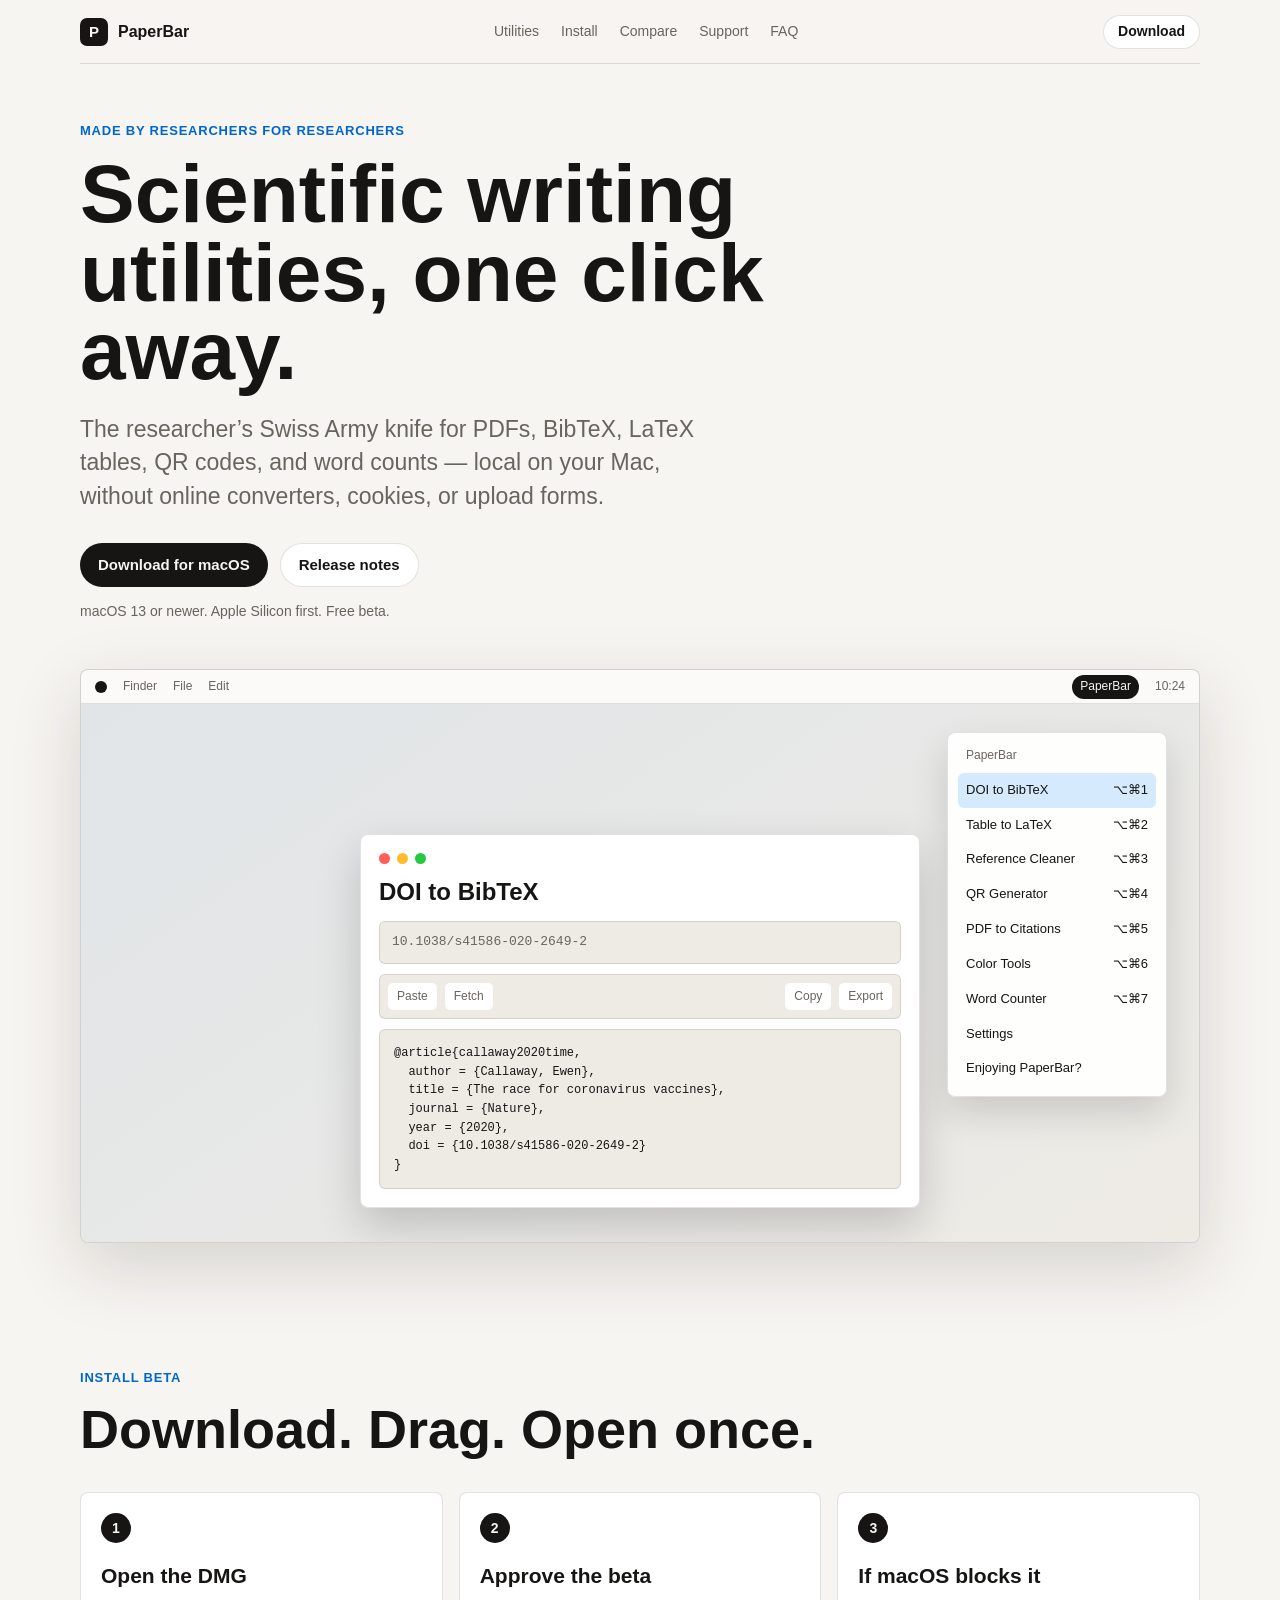
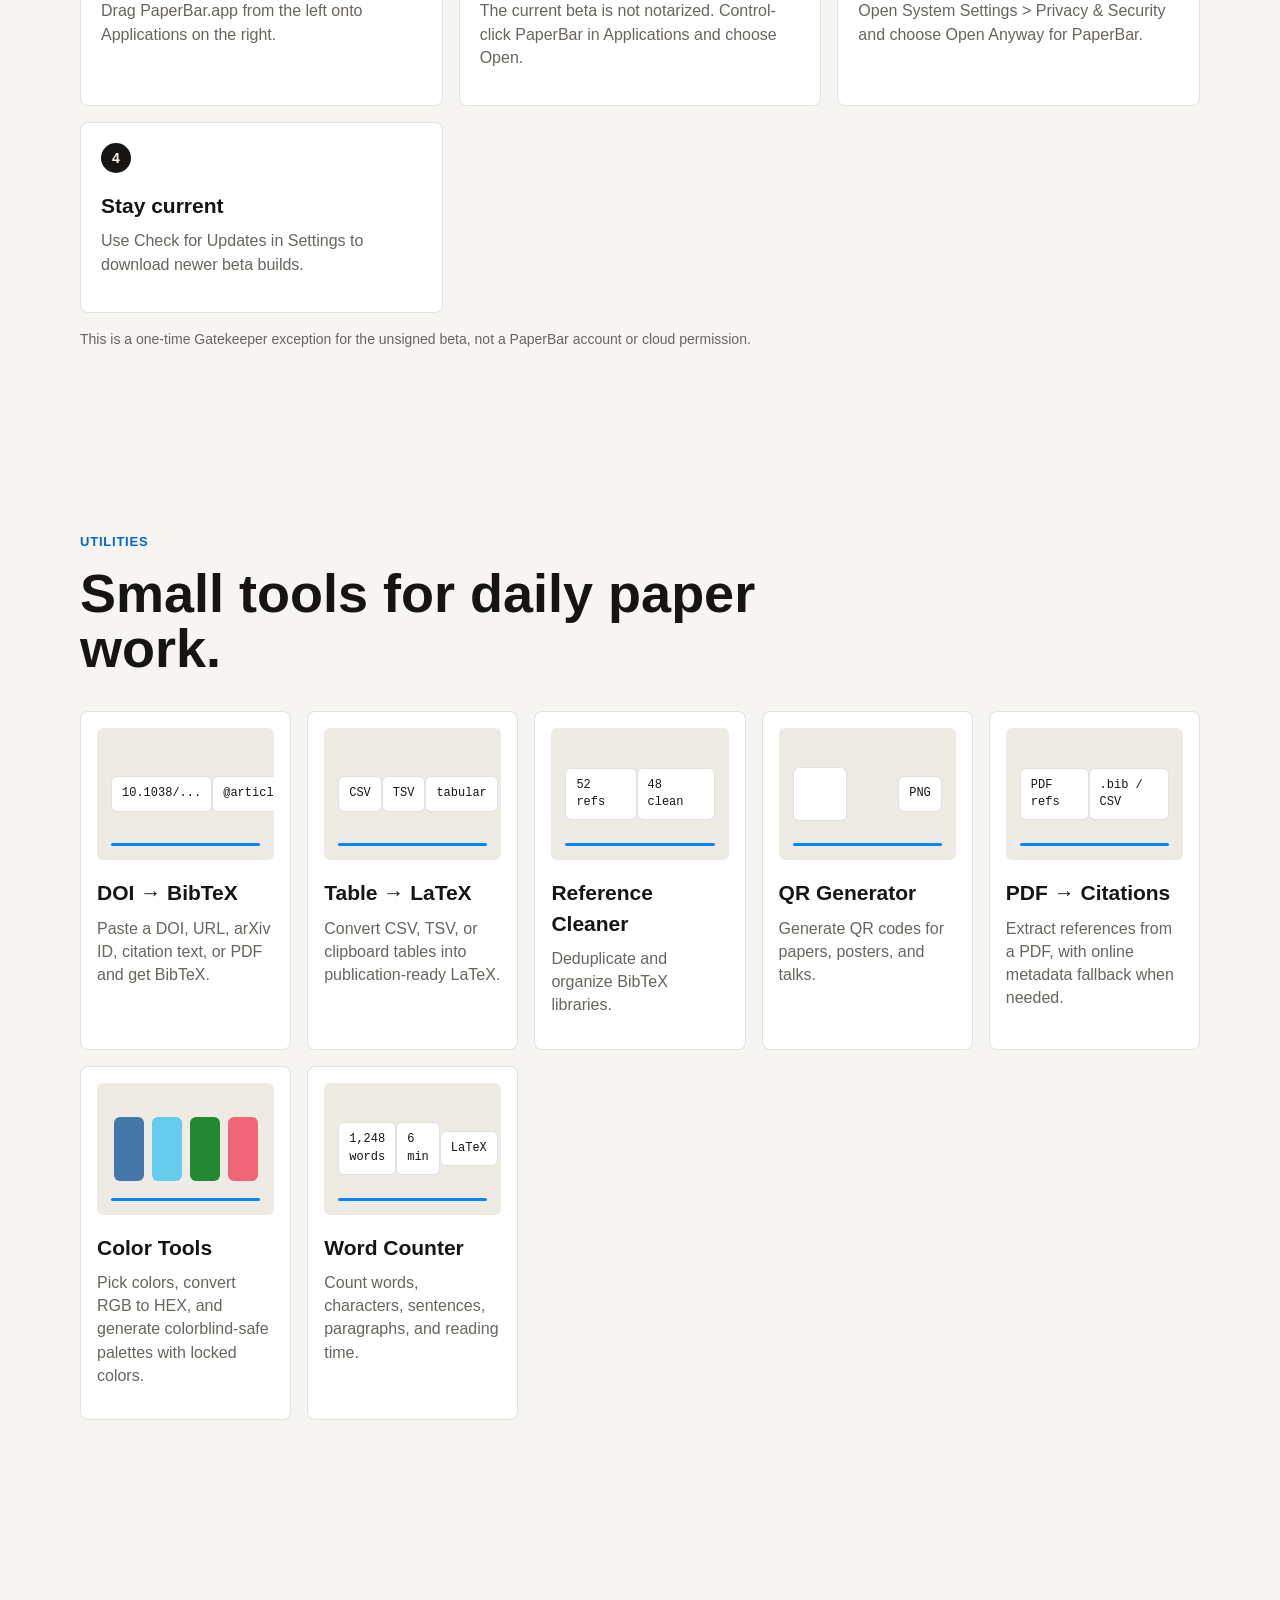
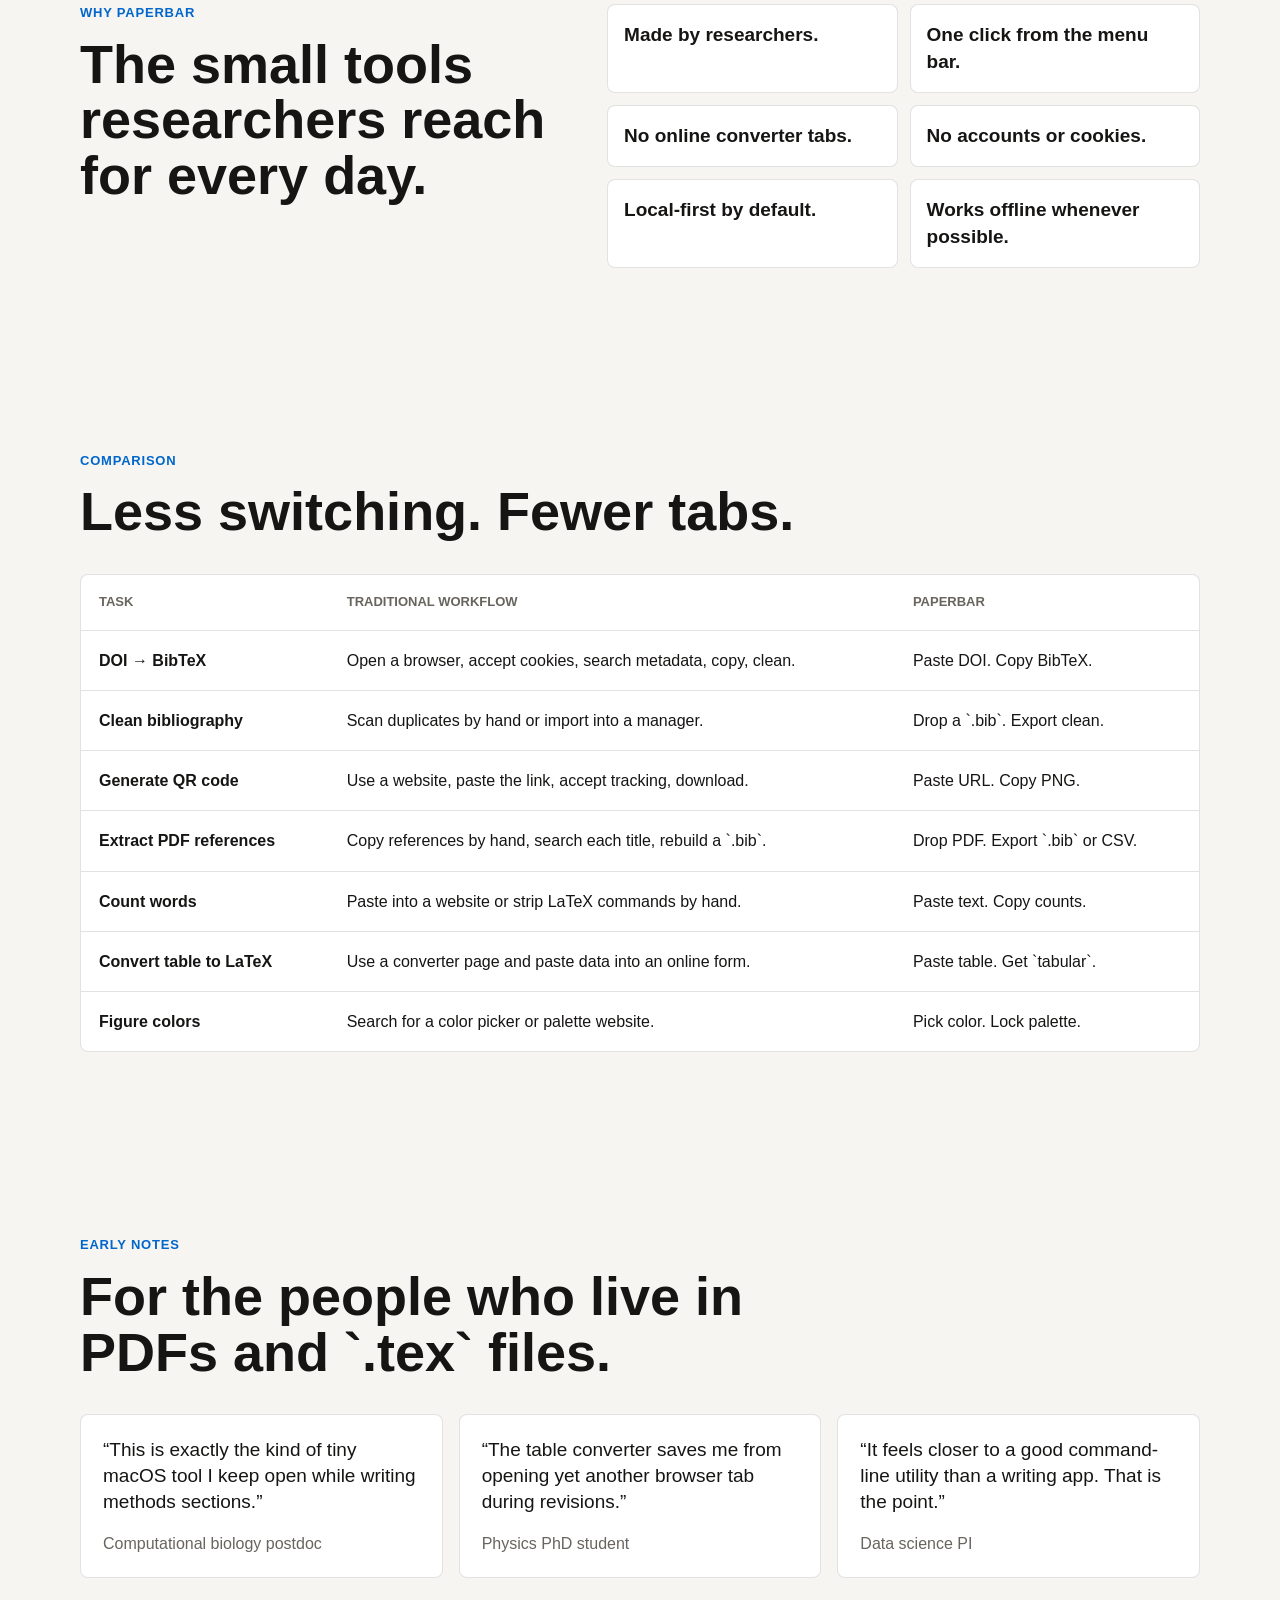
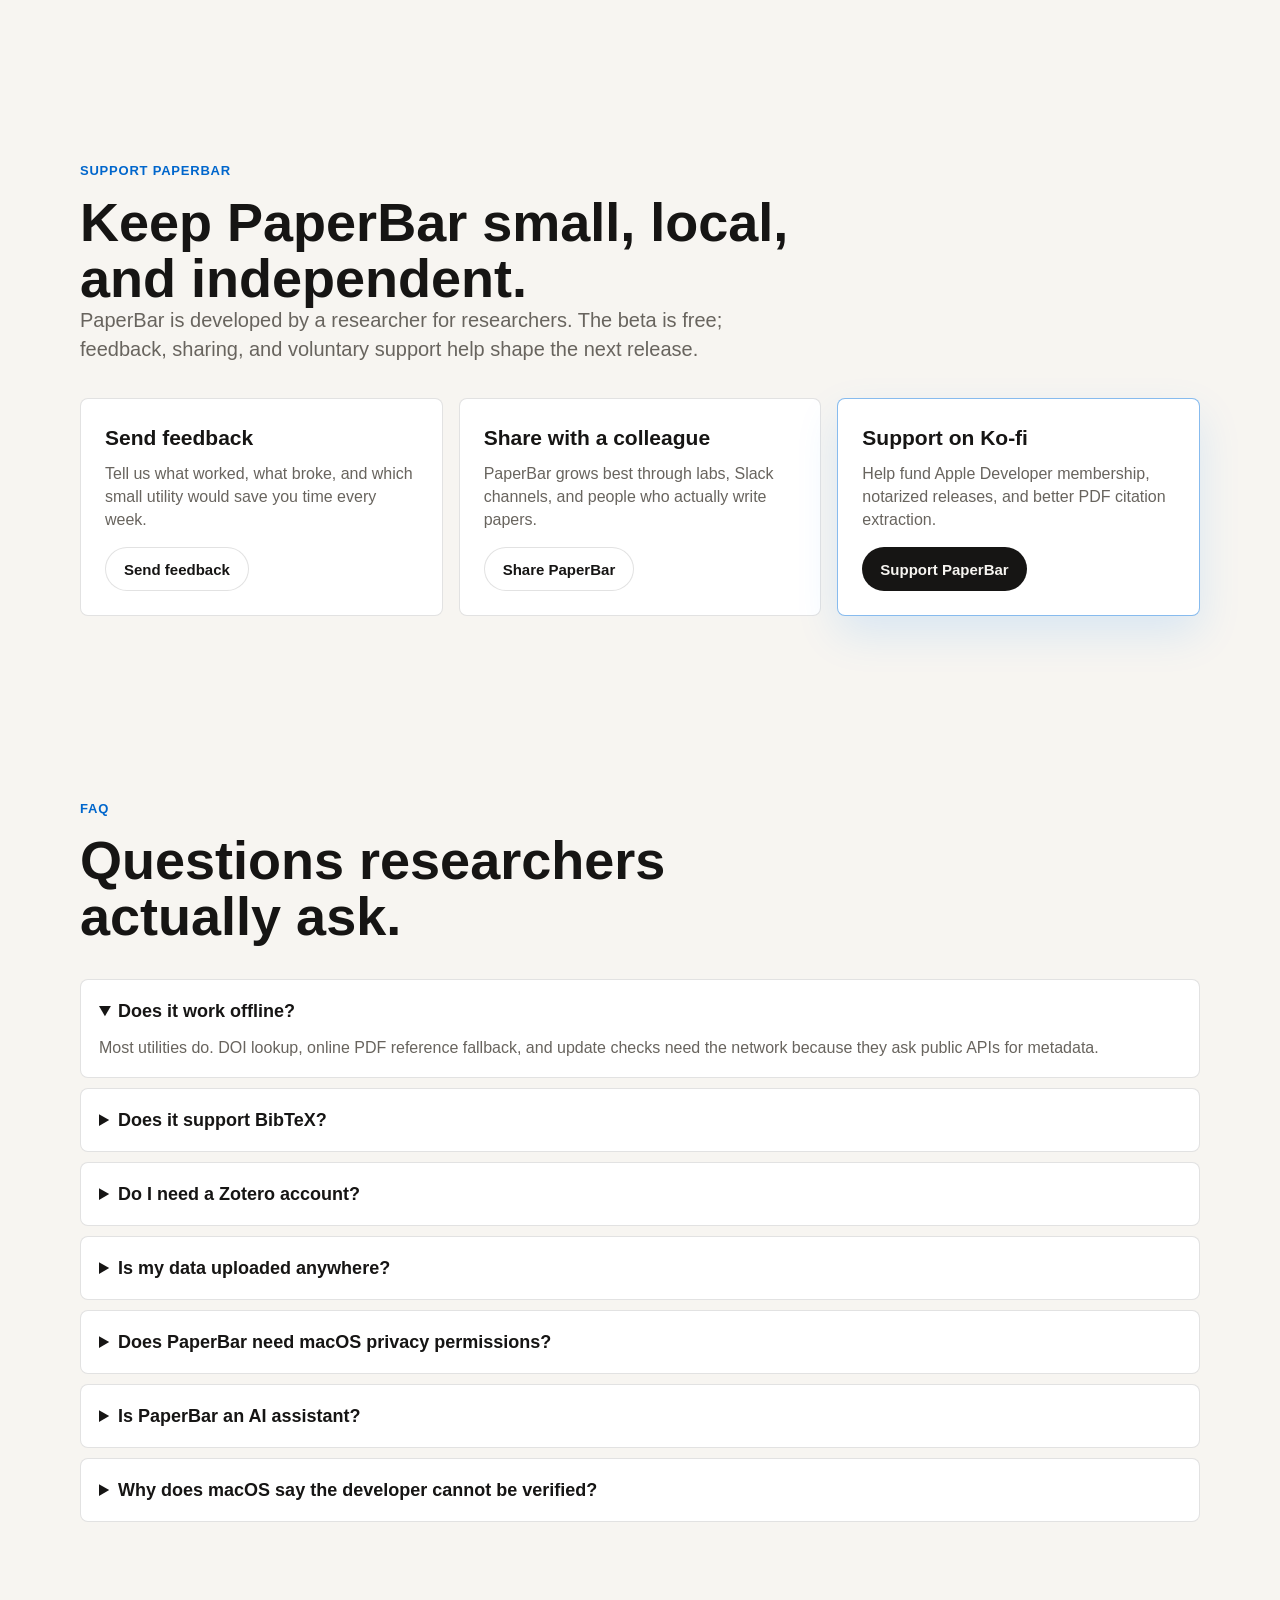
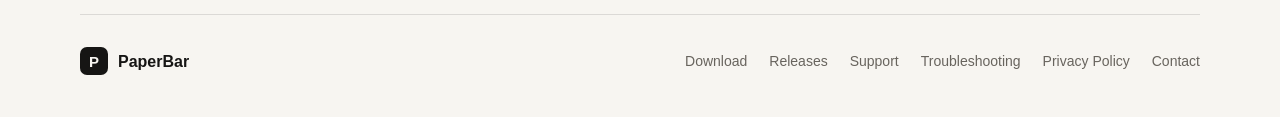
<file: index.html>
<!doctype html>
<html lang="en">
  <head>
    <meta charset="utf-8">
    <meta name="viewport" content="width=device-width, initial-scale=1">
    <meta name="description" content="PaperBar is a native macOS menu bar app with scientific writing utilities for researchers who work with PDFs, BibTeX, LaTeX, tables, and citations.">
    <meta name="theme-color" content="#f7f5f1">
    <title>PaperBar - Scientific writing utilities for macOS</title>
    <link rel="icon" href="favicon.png" type="image/png">
    <link rel="stylesheet" href="styles.css">
  </head>
  <body>
    <header class="site-header">
      <a class="brand" href="#top" aria-label="PaperBar home">
        <span class="brand-mark">P</span>
        <span>PaperBar</span>
      </a>
      <nav class="nav-links" aria-label="Primary navigation">
        <a href="#features">Utilities</a>
        <a href="#install">Install</a>
        <a href="#comparison">Compare</a>
        <a href="#support">Support</a>
        <a href="#faq">FAQ</a>
      </nav>
      <a class="header-cta" href="https://github.com/epigani/paperbar-site/releases/download/v0.1.0-beta.12/PaperBar.dmg">Download</a>
    </header>

    <main id="top">
      <section class="hero section">
        <div class="hero-copy reveal">
          <p class="eyebrow">Made by researchers for researchers</p>
          <h1>Scientific writing utilities, one click away.</h1>
          <p class="hero-subtitle">The researcher’s Swiss Army knife for PDFs, BibTeX, LaTeX tables, QR codes, and word counts — local on your Mac, without online converters, cookies, or upload forms.</p>
          <div class="hero-actions">
            <a class="button primary" href="https://github.com/epigani/paperbar-site/releases/download/v0.1.0-beta.12/PaperBar.dmg">Download for macOS</a>
            <a class="button secondary" href="https://github.com/epigani/paperbar-site/releases">Release notes</a>
          </div>
          <p class="compatibility">macOS 13 or newer. Apple Silicon first. Free beta.</p>
        </div>

        <div class="hero-product reveal" aria-label="PaperBar app preview">
          <div class="menu-bar">
            <span class="apple-dot"></span>
            <span>Finder</span>
            <span>File</span>
            <span>Edit</span>
            <span class="menu-spacer"></span>
            <span class="menu-pill">PaperBar</span>
            <span>10:24</span>
          </div>
          <div class="desktop-shot">
            <div class="menu-popover">
              <div class="popover-title">PaperBar</div>
              <button>DOI to BibTeX <span>⌥⌘1</span></button>
              <button>Table to LaTeX <span>⌥⌘2</span></button>
              <button>Reference Cleaner <span>⌥⌘3</span></button>
              <button>QR Generator <span>⌥⌘4</span></button>
              <button>PDF to Citations <span>⌥⌘5</span></button>
              <button>Color Tools <span>⌥⌘6</span></button>
              <button>Word Counter <span>⌥⌘7</span></button>
              <button>Settings</button>
              <button>Enjoying PaperBar?</button>
            </div>
            <div class="utility-window">
              <div class="window-controls">
                <span></span><span></span><span></span>
              </div>
              <h2>DOI to BibTeX</h2>
              <div class="input-line">10.1038/s41586-020-2649-2</div>
              <div class="toolbar-line">
                <span>Paste</span>
                <span>Fetch</span>
                <span class="toolbar-gap"></span>
                <span>Copy</span>
                <span>Export</span>
              </div>
              <pre>@article{callaway2020time,
  author = {Callaway, Ewen},
  title = {The race for coronavirus vaccines},
  journal = {Nature},
  year = {2020},
  doi = {10.1038/s41586-020-2649-2}
}</pre>
            </div>
          </div>
        </div>
      </section>

      <section id="install" class="section install-section">
        <div class="section-heading reveal">
          <p class="eyebrow">Install Beta</p>
          <h2>Download. Drag. Open once.</h2>
        </div>
        <div class="install-steps reveal">
          <article>
            <span>1</span>
            <h3>Open the DMG</h3>
            <p>Drag PaperBar.app from the left onto Applications on the right.</p>
          </article>
          <article>
            <span>2</span>
            <h3>Approve the beta</h3>
            <p>The current beta is not notarized. Control-click PaperBar in Applications and choose Open.</p>
          </article>
          <article>
            <span>3</span>
            <h3>If macOS blocks it</h3>
            <p>Open System Settings > Privacy &amp; Security and choose Open Anyway for PaperBar.</p>
          </article>
          <article>
            <span>4</span>
            <h3>Stay current</h3>
            <p>Use Check for Updates in Settings to download newer beta builds.</p>
          </article>
        </div>
        <p class="install-note reveal">This is a one-time Gatekeeper exception for the unsigned beta, not a PaperBar account or cloud permission.</p>
      </section>

      <section id="features" class="section">
        <div class="section-heading reveal">
          <p class="eyebrow">Utilities</p>
          <h2>Small tools for daily paper work.</h2>
        </div>
        <div class="feature-grid">
          <article class="feature-card reveal">
            <div class="demo-strip doi-demo" aria-hidden="true">
              <span>10.1038/...</span>
              <span>@article{...}</span>
            </div>
            <h3>DOI → BibTeX</h3>
            <p>Paste a DOI, URL, arXiv ID, citation text, or PDF and get BibTeX.</p>
          </article>
          <article class="feature-card reveal">
            <div class="demo-strip table-demo" aria-hidden="true">
              <span>CSV</span>
              <span>TSV</span>
              <span>tabular</span>
            </div>
            <h3>Table → LaTeX</h3>
            <p>Convert CSV, TSV, or clipboard tables into publication-ready LaTeX.</p>
          </article>
          <article class="feature-card reveal">
            <div class="demo-strip clean-demo" aria-hidden="true">
              <span>52 refs</span>
              <span>48 clean</span>
            </div>
            <h3>Reference Cleaner</h3>
            <p>Deduplicate and organize BibTeX libraries.</p>
          </article>
          <article class="feature-card reveal">
            <div class="demo-strip qr-demo" aria-hidden="true">
              <span class="qr-grid"></span>
              <span>PNG</span>
            </div>
            <h3>QR Generator</h3>
            <p>Generate QR codes for papers, posters, and talks.</p>
          </article>
          <article class="feature-card reveal">
            <div class="demo-strip clean-demo" aria-hidden="true">
              <span>PDF refs</span>
              <span>.bib / CSV</span>
            </div>
            <h3>PDF → Citations</h3>
            <p>Extract references from a PDF, with online metadata fallback when needed.</p>
          </article>
          <article class="feature-card reveal">
            <div class="demo-strip palette-demo" aria-hidden="true">
              <span></span>
              <span></span>
              <span></span>
              <span></span>
            </div>
            <h3>Color Tools</h3>
            <p>Pick colors, convert RGB to HEX, and generate colorblind-safe palettes with locked colors.</p>
          </article>
          <article class="feature-card reveal">
            <div class="demo-strip table-demo" aria-hidden="true">
              <span>1,248 words</span>
              <span>6 min</span>
              <span>LaTeX</span>
            </div>
            <h3>Word Counter</h3>
            <p>Count words, characters, sentences, paragraphs, and reading time.</p>
          </article>
        </div>
      </section>

      <section class="section split-section">
        <div class="section-heading reveal">
          <p class="eyebrow">Why PaperBar</p>
          <h2>The small tools researchers reach for every day.</h2>
        </div>
        <ul class="principle-list reveal">
          <li>Made by researchers.</li>
          <li>One click from the menu bar.</li>
          <li>No online converter tabs.</li>
          <li>No accounts or cookies.</li>
          <li>Local-first by default.</li>
          <li>Works offline whenever possible.</li>
        </ul>
      </section>

      <section id="comparison" class="section">
        <div class="section-heading reveal">
          <p class="eyebrow">Comparison</p>
          <h2>Less switching. Fewer tabs.</h2>
        </div>
        <div class="comparison-wrap reveal">
          <table>
            <thead>
              <tr>
                <th>Task</th>
                <th>Traditional workflow</th>
                <th>PaperBar</th>
              </tr>
            </thead>
            <tbody>
              <tr>
                <td>DOI → BibTeX</td>
                <td>Open a browser, accept cookies, search metadata, copy, clean.</td>
                <td>Paste DOI. Copy BibTeX.</td>
              </tr>
              <tr>
                <td>Clean bibliography</td>
                <td>Scan duplicates by hand or import into a manager.</td>
                <td>Drop a `.bib`. Export clean.</td>
              </tr>
              <tr>
                <td>Generate QR code</td>
                <td>Use a website, paste the link, accept tracking, download.</td>
                <td>Paste URL. Copy PNG.</td>
              </tr>
              <tr>
                <td>Extract PDF references</td>
                <td>Copy references by hand, search each title, rebuild a `.bib`.</td>
                <td>Drop PDF. Export `.bib` or CSV.</td>
              </tr>
              <tr>
                <td>Count words</td>
                <td>Paste into a website or strip LaTeX commands by hand.</td>
                <td>Paste text. Copy counts.</td>
              </tr>
              <tr>
                <td>Convert table to LaTeX</td>
                <td>Use a converter page and paste data into an online form.</td>
                <td>Paste table. Get `tabular`.</td>
              </tr>
              <tr>
                <td>Figure colors</td>
                <td>Search for a color picker or palette website.</td>
                <td>Pick color. Lock palette.</td>
              </tr>
            </tbody>
          </table>
        </div>
      </section>

      <section class="section">
        <div class="section-heading reveal">
          <p class="eyebrow">Early Notes</p>
          <h2>For the people who live in PDFs and `.tex` files.</h2>
        </div>
        <div class="testimonial-grid">
          <figure class="testimonial reveal">
            <blockquote>“This is exactly the kind of tiny macOS tool I keep open while writing methods sections.”</blockquote>
            <figcaption>Computational biology postdoc</figcaption>
          </figure>
          <figure class="testimonial reveal">
            <blockquote>“The table converter saves me from opening yet another browser tab during revisions.”</blockquote>
            <figcaption>Physics PhD student</figcaption>
          </figure>
          <figure class="testimonial reveal">
            <blockquote>“It feels closer to a good command-line utility than a writing app. That is the point.”</blockquote>
            <figcaption>Data science PI</figcaption>
          </figure>
        </div>
      </section>

      <section id="support" class="section">
        <div class="section-heading reveal">
          <p class="eyebrow">Support PaperBar</p>
          <h2>Keep PaperBar small, local, and independent.</h2>
          <p class="section-copy">PaperBar is developed by a researcher for researchers. The beta is free; feedback, sharing, and voluntary support help shape the next release.</p>
        </div>
        <div class="support-grid">
          <article class="price-card reveal">
            <h3>Send feedback</h3>
            <p>Tell us what worked, what broke, and which small utility would save you time every week.</p>
            <a class="button secondary" href="mailto:contact@paperbar.app?subject=PaperBar%20beta%20feedback" data-config-url="reviewURL">Send feedback</a>
          </article>
          <article class="price-card reveal">
            <h3>Share with a colleague</h3>
            <p>PaperBar grows best through labs, Slack channels, and people who actually write papers.</p>
            <a class="button secondary" href="mailto:?subject=PaperBar%20for%20macOS&body=I%20am%20trying%20PaperBar%2C%20a%20free%20native%20macOS%20menu%20bar%20app%20with%20small%20scientific-writing%20utilities%20for%20researchers%3A%0A%0Ahttps%3A%2F%2Fepigani.github.io%2Fpaperbar-site%2F">Share PaperBar</a>
          </article>
          <article class="price-card highlighted reveal">
            <h3>Support on Ko-fi</h3>
            <p>Help fund Apple Developer membership, notarized releases, and better PDF citation extraction.</p>
            <a class="button primary" href="https://ko-fi.com/paperbarapp" data-config-url="koFiURL">Support PaperBar</a>
          </article>
        </div>
      </section>

      <section id="faq" class="section faq-section">
        <div class="section-heading reveal">
          <p class="eyebrow">FAQ</p>
          <h2>Questions researchers actually ask.</h2>
        </div>
        <div class="faq-list reveal">
          <details open>
            <summary>Does it work offline?</summary>
            <p>Most utilities do. DOI lookup, online PDF reference fallback, and update checks need the network because they ask public APIs for metadata.</p>
          </details>
          <details>
            <summary>Does it support BibTeX?</summary>
            <p>Yes. PaperBar can generate, clean, sort, deduplicate, copy, and export BibTeX.</p>
          </details>
          <details>
            <summary>Do I need a Zotero account?</summary>
            <p>No. PaperBar is not a reference manager and does not require a Zotero account.</p>
          </details>
          <details>
            <summary>Is my data uploaded anywhere?</summary>
            <p>Tables, BibTeX files, color tools, word counts, QR generation, and PDF text extraction stay on your Mac. DOI lookup sends a query to Crossref when needed. Online PDF reference fallback can query Crossref and OpenCitations. Update checks query GitHub Releases. There is no PaperBar server.</p>
          </details>
          <details>
            <summary>Does PaperBar need macOS privacy permissions?</summary>
            <p>Most utilities do not. The unsigned beta may need a one-time approval in System Settings > Privacy &amp; Security. If you use screen color picking, macOS may ask for screen access; PaperBar uses it only to sample the color you select.</p>
          </details>
          <details>
            <summary>Is PaperBar an AI assistant?</summary>
            <p>No. It is a set of deterministic scientific-writing utilities.</p>
          </details>
          <details>
            <summary>Why does macOS say the developer cannot be verified?</summary>
            <p>The free beta is not notarized yet. After downloading, open the DMG, drag PaperBar to Applications, then Control-click PaperBar and choose Open. If macOS still blocks it, use Open Anyway in System Settings > Privacy &amp; Security.</p>
          </details>
        </div>
      </section>
    </main>

    <footer class="site-footer">
      <a class="brand" href="#top" aria-label="PaperBar home">
        <span class="brand-mark">P</span>
        <span>PaperBar</span>
      </a>
      <nav aria-label="Footer navigation">
        <a href="https://github.com/epigani/paperbar-site/releases/download/v0.1.0-beta.12/PaperBar.dmg">Download</a>
        <a href="https://github.com/epigani/paperbar-site/releases">Releases</a>
        <a href="#support">Support</a>
        <a href="troubleshooting.html">Troubleshooting</a>
        <a href="privacy.html">Privacy Policy</a>
        <a href="mailto:contact@paperbar.app">Contact</a>
      </nav>
    </footer>

    <script src="config.js"></script>
    <script src="script.js"></script>
  </body>
</html>
</file>
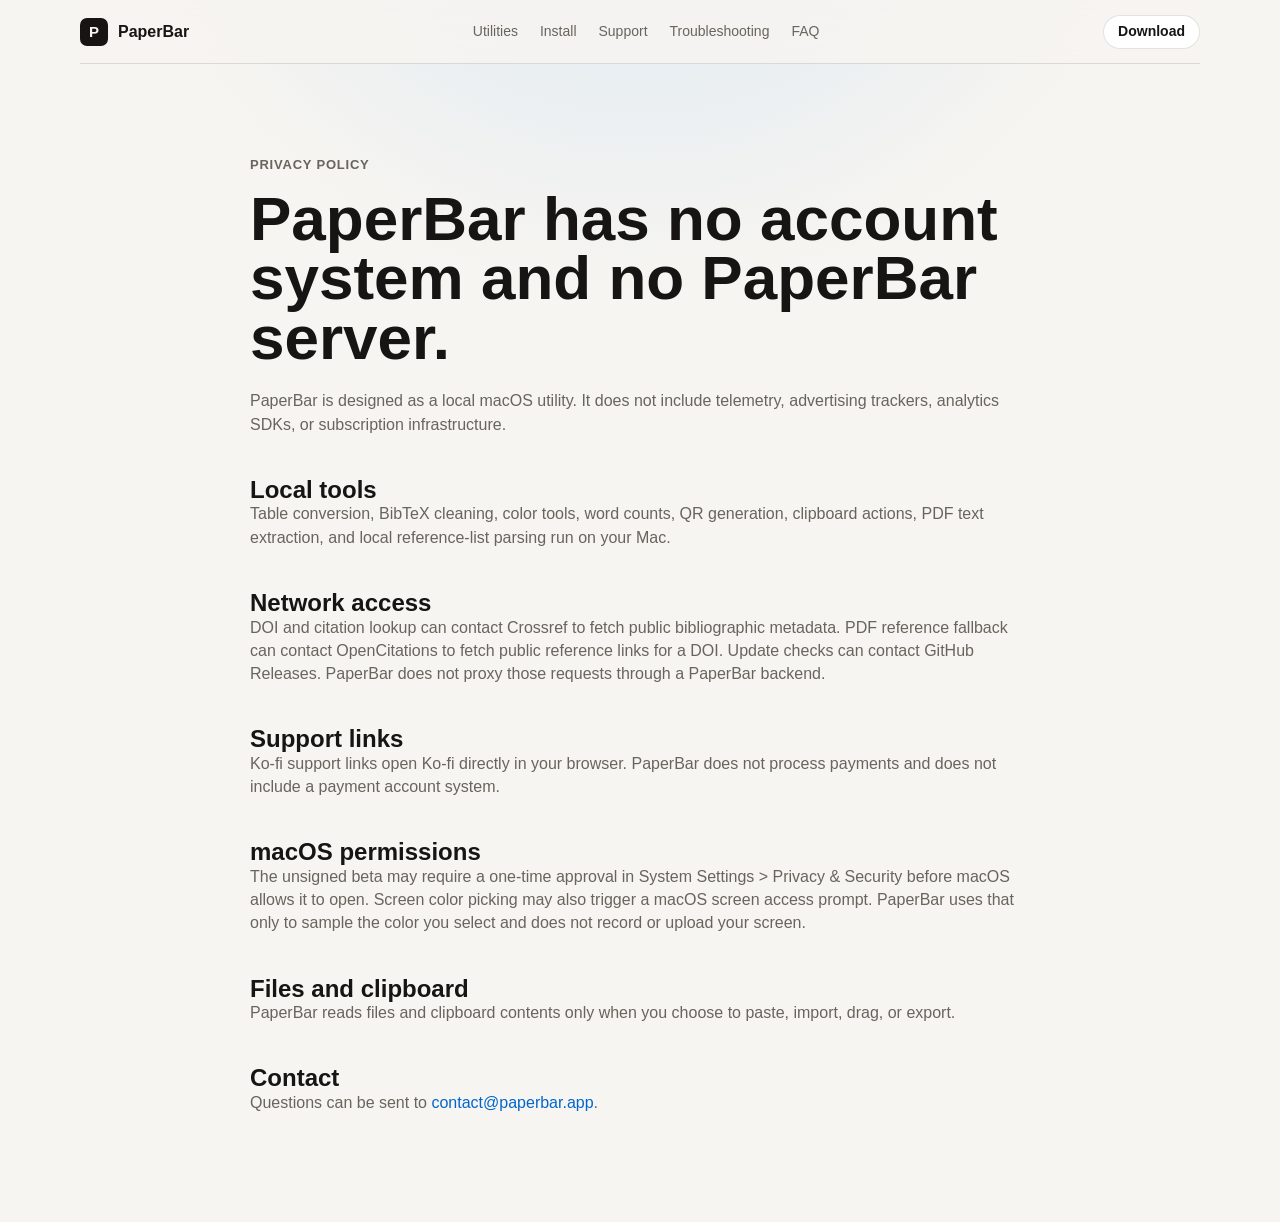
<file: privacy.html>
<!doctype html>
<html lang="en">
  <head>
    <meta charset="utf-8">
    <meta name="viewport" content="width=device-width, initial-scale=1">
    <meta name="description" content="PaperBar privacy policy.">
    <meta name="theme-color" content="#f7f5f1">
    <title>Privacy Policy - PaperBar</title>
    <link rel="icon" href="favicon.png" type="image/png">
    <link rel="stylesheet" href="styles.css">
  </head>
  <body>
    <header class="site-header">
      <a class="brand" href="index.html" aria-label="PaperBar home">
        <span class="brand-mark">P</span>
        <span>PaperBar</span>
      </a>
      <nav class="nav-links" aria-label="Primary navigation">
        <a href="index.html#features">Utilities</a>
        <a href="index.html#install">Install</a>
        <a href="index.html#support">Support</a>
        <a href="troubleshooting.html">Troubleshooting</a>
        <a href="index.html#faq">FAQ</a>
      </nav>
      <a class="header-cta" href="https://github.com/epigani/paperbar-site/releases/download/v0.1.0-beta.12/PaperBar.dmg">Download</a>
    </header>

    <main>
      <section class="section legal-page">
        <p class="eyebrow">Privacy Policy</p>
        <h1>PaperBar has no account system and no PaperBar server.</h1>
        <p>PaperBar is designed as a local macOS utility. It does not include telemetry, advertising trackers, analytics SDKs, or subscription infrastructure.</p>

        <h2>Local tools</h2>
        <p>Table conversion, BibTeX cleaning, color tools, word counts, QR generation, clipboard actions, PDF text extraction, and local reference-list parsing run on your Mac.</p>

        <h2>Network access</h2>
        <p>DOI and citation lookup can contact Crossref to fetch public bibliographic metadata. PDF reference fallback can contact OpenCitations to fetch public reference links for a DOI. Update checks can contact GitHub Releases. PaperBar does not proxy those requests through a PaperBar backend.</p>

        <h2>Support links</h2>
        <p>Ko-fi support links open Ko-fi directly in your browser. PaperBar does not process payments and does not include a payment account system.</p>

        <h2>macOS permissions</h2>
        <p>The unsigned beta may require a one-time approval in System Settings &gt; Privacy &amp; Security before macOS allows it to open. Screen color picking may also trigger a macOS screen access prompt. PaperBar uses that only to sample the color you select and does not record or upload your screen.</p>

        <h2>Files and clipboard</h2>
        <p>PaperBar reads files and clipboard contents only when you choose to paste, import, drag, or export.</p>

        <h2>Contact</h2>
        <p>Questions can be sent to <a href="mailto:contact@paperbar.app">contact@paperbar.app</a>.</p>
      </section>
    </main>
  </body>
</html>
</file>
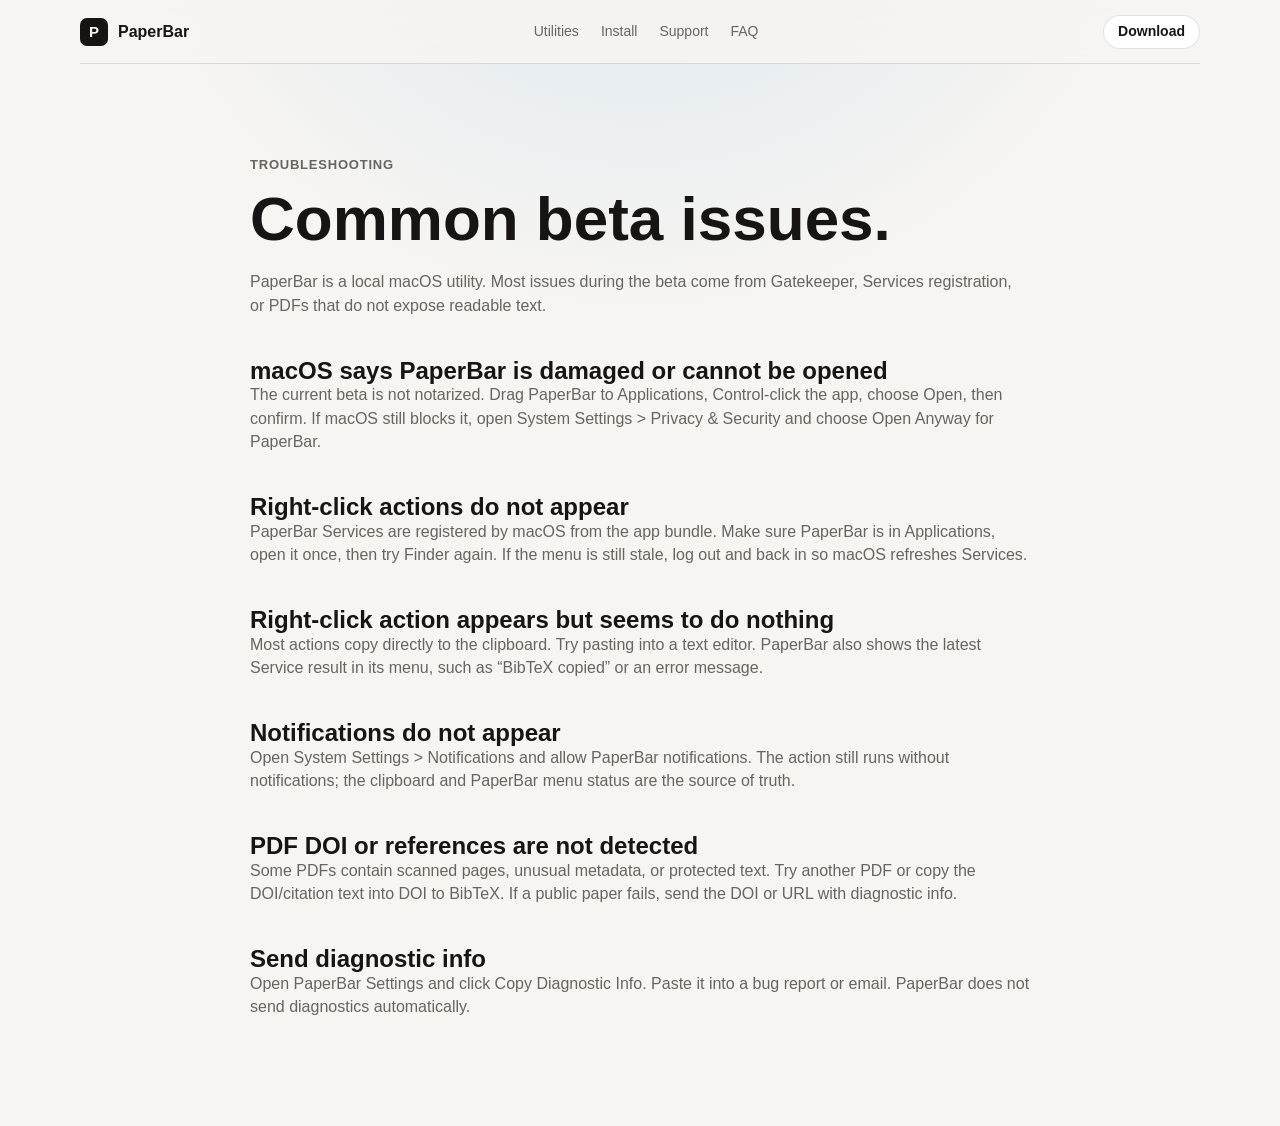
<file: troubleshooting.html>
<!doctype html>
<html lang="en">
  <head>
    <meta charset="utf-8">
    <meta name="viewport" content="width=device-width, initial-scale=1">
    <meta name="description" content="Troubleshooting PaperBar installation, macOS Services, and beta builds.">
    <meta name="theme-color" content="#f7f5f1">
    <title>Troubleshooting - PaperBar</title>
    <link rel="icon" href="favicon.png" type="image/png">
    <link rel="stylesheet" href="styles.css">
  </head>
  <body>
    <header class="site-header">
      <a class="brand" href="index.html" aria-label="PaperBar home">
        <span class="brand-mark">P</span>
        <span>PaperBar</span>
      </a>
      <nav class="nav-links" aria-label="Primary navigation">
        <a href="index.html#features">Utilities</a>
        <a href="index.html#install">Install</a>
        <a href="index.html#support">Support</a>
        <a href="index.html#faq">FAQ</a>
      </nav>
      <a class="header-cta" href="https://github.com/epigani/paperbar-site/releases/download/v0.1.0-beta.12/PaperBar.dmg">Download</a>
    </header>

    <main>
      <section class="section legal-page">
        <p class="eyebrow">Troubleshooting</p>
        <h1>Common beta issues.</h1>
        <p>PaperBar is a local macOS utility. Most issues during the beta come from Gatekeeper, Services registration, or PDFs that do not expose readable text.</p>

        <h2>macOS says PaperBar is damaged or cannot be opened</h2>
        <p>The current beta is not notarized. Drag PaperBar to Applications, Control-click the app, choose Open, then confirm. If macOS still blocks it, open System Settings &gt; Privacy &amp; Security and choose Open Anyway for PaperBar.</p>

        <h2>Right-click actions do not appear</h2>
        <p>PaperBar Services are registered by macOS from the app bundle. Make sure PaperBar is in Applications, open it once, then try Finder again. If the menu is still stale, log out and back in so macOS refreshes Services.</p>

        <h2>Right-click action appears but seems to do nothing</h2>
        <p>Most actions copy directly to the clipboard. Try pasting into a text editor. PaperBar also shows the latest Service result in its menu, such as “BibTeX copied” or an error message.</p>

        <h2>Notifications do not appear</h2>
        <p>Open System Settings &gt; Notifications and allow PaperBar notifications. The action still runs without notifications; the clipboard and PaperBar menu status are the source of truth.</p>

        <h2>PDF DOI or references are not detected</h2>
        <p>Some PDFs contain scanned pages, unusual metadata, or protected text. Try another PDF or copy the DOI/citation text into DOI to BibTeX. If a public paper fails, send the DOI or URL with diagnostic info.</p>

        <h2>Send diagnostic info</h2>
        <p>Open PaperBar Settings and click Copy Diagnostic Info. Paste it into a bug report or email. PaperBar does not send diagnostics automatically.</p>
      </section>
    </main>
  </body>
</html>
</file>
<file: styles.css>
:root {
  color-scheme: light dark;
  --bg: #f7f5f1;
  --surface: #ffffff;
  --surface-soft: #eeebe5;
  --text: #161514;
  --muted: #68645e;
  --line: rgba(22, 21, 20, 0.12);
  --accent: #0a84ff;
  --accent-strong: #0066cc;
  --shadow: 0 24px 70px rgba(45, 39, 30, 0.16);
  --radius: 8px;
  --max: 1120px;
}

@media (prefers-color-scheme: dark) {
  :root {
    --bg: #111111;
    --surface: #1b1b1d;
    --surface-soft: #242427;
    --text: #f5f2ec;
    --muted: #a8a29a;
    --line: rgba(255, 255, 255, 0.13);
    --accent: #66aaff;
    --accent-strong: #8fc1ff;
    --shadow: 0 24px 70px rgba(0, 0, 0, 0.4);
  }
}

* {
  box-sizing: border-box;
}

html {
  scroll-behavior: smooth;
}

body {
  margin: 0;
  background:
    radial-gradient(circle at 50% -20%, rgba(10, 132, 255, 0.14), transparent 34rem),
    var(--bg);
  color: var(--text);
  font-family: -apple-system, BlinkMacSystemFont, "SF Pro Display", "Helvetica Neue", Arial, sans-serif;
  line-height: 1.45;
}

a {
  color: inherit;
  text-decoration: none;
}

.site-header {
  position: sticky;
  top: 0;
  z-index: 10;
  display: flex;
  align-items: center;
  justify-content: space-between;
  gap: 24px;
  width: min(var(--max), calc(100% - 32px));
  height: 64px;
  margin: 0 auto;
  background: color-mix(in srgb, var(--bg) 82%, transparent);
  border-bottom: 1px solid var(--line);
  backdrop-filter: blur(18px);
}

.brand {
  display: inline-flex;
  align-items: center;
  gap: 10px;
  font-weight: 650;
}

.brand-mark {
  display: grid;
  place-items: center;
  width: 28px;
  height: 28px;
  border-radius: 7px;
  background: var(--text);
  color: var(--bg);
  font-size: 15px;
  line-height: 1;
}

.nav-links,
.site-footer nav {
  display: flex;
  align-items: center;
  gap: 22px;
  color: var(--muted);
  font-size: 14px;
}

.nav-links a:hover,
.site-footer a:hover {
  color: var(--text);
}

.header-cta {
  display: inline-flex;
  align-items: center;
  height: 34px;
  padding: 0 14px;
  border: 1px solid var(--line);
  border-radius: 999px;
  background: var(--surface);
  font-size: 14px;
  font-weight: 600;
}

.section {
  width: min(var(--max), calc(100% - 32px));
  margin: 0 auto;
  padding: 92px 0;
}

.hero {
  display: flex;
  flex-direction: column;
  min-height: auto;
  padding-top: 58px;
  padding-bottom: 72px;
  overflow: visible;
}

.hero-copy {
  position: relative;
  max-width: 820px;
  padding-bottom: 34px;
}

.eyebrow {
  margin: 0 0 14px;
  color: var(--accent-strong);
  font-size: 13px;
  font-weight: 700;
  letter-spacing: 0.06em;
  text-transform: uppercase;
}

h1,
h2,
h3,
p {
  margin-top: 0;
}

h1 {
  max-width: 780px;
  margin-bottom: 22px;
  font-size: 82px;
  line-height: 0.96;
  letter-spacing: 0;
}

h2 {
  margin-bottom: 0;
  font-size: 54px;
  line-height: 1.03;
  letter-spacing: 0;
}

h3 {
  margin-bottom: 8px;
  font-size: 21px;
  letter-spacing: 0;
}

.hero-subtitle {
  max-width: 640px;
  color: var(--muted);
  font-size: 23px;
}

.hero-actions {
  display: flex;
  flex-wrap: wrap;
  gap: 12px;
  margin-top: 30px;
}

.button {
  display: inline-flex;
  align-items: center;
  justify-content: center;
  min-height: 44px;
  padding: 0 18px;
  border-radius: 999px;
  font-size: 15px;
  font-weight: 650;
}

.button.primary {
  background: var(--text);
  color: var(--bg);
}

.button.secondary {
  border: 1px solid var(--line);
  background: var(--surface);
}

.compatibility {
  margin-top: 14px;
  color: var(--muted);
  font-size: 14px;
}

.hero-product {
  position: relative;
  width: 100%;
  overflow: hidden;
  border: 1px solid var(--line);
  border-radius: var(--radius);
  background: var(--surface-soft);
  box-shadow: var(--shadow);
}

.menu-bar {
  display: flex;
  align-items: center;
  gap: 16px;
  height: 34px;
  padding: 0 14px;
  border-bottom: 1px solid var(--line);
  background: color-mix(in srgb, var(--surface) 78%, transparent);
  color: var(--muted);
  font-size: 12px;
}

.apple-dot {
  width: 12px;
  height: 12px;
  border-radius: 50%;
  background: var(--text);
}

.menu-spacer {
  flex: 1;
}

.menu-pill {
  padding: 3px 8px;
  border-radius: 999px;
  background: var(--text);
  color: var(--bg);
}

.desktop-shot {
  position: relative;
  min-height: 520px;
  padding: 34px;
  background:
    linear-gradient(145deg, color-mix(in srgb, var(--surface-soft) 88%, #7fb8ff), var(--surface-soft));
}

.menu-popover {
  position: absolute;
  top: 28px;
  right: 32px;
  width: 220px;
  padding: 10px;
  border: 1px solid var(--line);
  border-radius: var(--radius);
  background: color-mix(in srgb, var(--surface) 92%, transparent);
  box-shadow: 0 16px 36px rgba(0, 0, 0, 0.14);
  backdrop-filter: blur(20px);
}

.popover-title {
  padding: 4px 8px 8px;
  color: var(--muted);
  font-size: 12px;
}

.menu-popover button {
  display: flex;
  justify-content: space-between;
  width: 100%;
  padding: 8px;
  border: 0;
  border-radius: 6px;
  background: transparent;
  color: var(--text);
  font: inherit;
  font-size: 13px;
  text-align: left;
}

.menu-popover button:first-of-type {
  background: color-mix(in srgb, var(--accent) 16%, transparent);
}

.utility-window {
  width: min(560px, 100%);
  margin: 96px auto 0;
  padding: 18px;
  border: 1px solid var(--line);
  border-radius: var(--radius);
  background: var(--surface);
  box-shadow: 0 18px 44px rgba(0, 0, 0, 0.18);
}

.window-controls {
  display: flex;
  gap: 7px;
  margin-bottom: 16px;
}

.window-controls span {
  width: 11px;
  height: 11px;
  border-radius: 50%;
  background: #ff5f57;
}

.window-controls span:nth-child(2) {
  background: #febc2e;
}

.window-controls span:nth-child(3) {
  background: #28c840;
}

.utility-window h2 {
  margin-bottom: 16px;
  font-size: 24px;
}

.input-line,
.toolbar-line,
.utility-window pre {
  border: 1px solid var(--line);
  border-radius: 6px;
  background: var(--surface-soft);
}

.input-line {
  padding: 11px 12px;
  color: var(--muted);
  font-family: ui-monospace, SFMono-Regular, Menlo, monospace;
  font-size: 13px;
}

.toolbar-line {
  display: flex;
  gap: 8px;
  margin: 10px 0;
  padding: 8px;
  color: var(--muted);
  font-size: 12px;
}

.toolbar-line span {
  padding: 5px 9px;
  border-radius: 5px;
  background: var(--surface);
}

.toolbar-gap {
  flex: 1;
  padding: 0 !important;
  background: transparent !important;
}

.utility-window pre {
  overflow: auto;
  margin: 0;
  padding: 14px;
  color: var(--text);
  font-family: ui-monospace, SFMono-Regular, Menlo, monospace;
  font-size: 12px;
  line-height: 1.55;
}

.section-heading {
  max-width: 760px;
  margin-bottom: 34px;
}

.section-copy {
  max-width: 680px;
  color: var(--muted);
  font-size: 20px;
}

.feature-grid,
.testimonial-grid,
.pricing-grid,
.support-grid {
  display: grid;
  gap: 16px;
}

.feature-grid {
  grid-template-columns: repeat(auto-fit, minmax(190px, 1fr));
}

.feature-card,
.testimonial,
.price-card,
.install-steps article {
  border: 1px solid var(--line);
  border-radius: var(--radius);
  background: var(--surface);
}

.feature-card {
  min-height: 292px;
  padding: 16px;
}

.feature-card p,
.testimonial figcaption,
.price-card p,
.faq-list p,
.legal-page p {
  color: var(--muted);
}

.demo-strip {
  position: relative;
  display: flex;
  align-items: center;
  justify-content: space-between;
  height: 132px;
  margin-bottom: 18px;
  padding: 14px;
  overflow: hidden;
  border-radius: 6px;
  background: var(--surface-soft);
  font-family: ui-monospace, SFMono-Regular, Menlo, monospace;
  font-size: 12px;
}

.demo-strip::after {
  content: "";
  position: absolute;
  inset: auto 14px 14px;
  height: 3px;
  border-radius: 999px;
  background: var(--accent);
  animation: progress 2.8s ease-in-out infinite;
}

.demo-strip span {
  position: relative;
  z-index: 1;
  padding: 8px 10px;
  border: 1px solid var(--line);
  border-radius: 6px;
  background: var(--surface);
}

.table-demo span:nth-child(2),
.clean-demo span:nth-child(2),
.doi-demo span:nth-child(2) {
  animation: lift 2.8s ease-in-out infinite;
}

.qr-grid {
  width: 54px;
  height: 54px;
  background:
    linear-gradient(90deg, var(--text) 50%, transparent 0) 0 0 / 12px 12px,
    linear-gradient(var(--text) 50%, transparent 0) 0 0 / 12px 12px,
    var(--surface);
}

.palette-demo {
  justify-content: center;
  gap: 8px;
}

.palette-demo span {
  width: 30px;
  height: 64px;
  padding: 0;
  border: 0;
  border-radius: 6px;
}

.palette-demo span:nth-child(1) {
  background: #4477aa;
}

.palette-demo span:nth-child(2) {
  background: #66ccee;
  animation: lift 2.8s ease-in-out infinite;
}

.palette-demo span:nth-child(3) {
  background: #228833;
}

.palette-demo span:nth-child(4) {
  background: #ee6677;
  animation: lift 2.8s ease-in-out infinite;
}

.install-section {
  padding-top: 54px;
}

.install-steps {
  display: grid;
  grid-template-columns: repeat(3, minmax(0, 1fr));
  gap: 16px;
}

.install-steps article {
  padding: 20px;
}

.install-steps span {
  display: grid;
  place-items: center;
  width: 30px;
  height: 30px;
  margin-bottom: 18px;
  border-radius: 50%;
  background: var(--text);
  color: var(--bg);
  font-size: 14px;
  font-weight: 700;
}

.install-steps p,
.install-note {
  color: var(--muted);
}

.install-note {
  max-width: 680px;
  margin: 16px 0 0;
  font-size: 14px;
}

.split-section {
  display: grid;
  grid-template-columns: 0.9fr 1.1fr;
  gap: 42px;
  align-items: start;
}

.principle-list {
  display: grid;
  grid-template-columns: repeat(2, minmax(0, 1fr));
  gap: 12px;
  margin: 0;
  padding: 0;
  list-style: none;
}

.principle-list li {
  padding: 16px;
  border: 1px solid var(--line);
  border-radius: var(--radius);
  background: var(--surface);
  font-size: 19px;
  font-weight: 620;
}

.comparison-wrap {
  overflow-x: auto;
  border: 1px solid var(--line);
  border-radius: var(--radius);
  background: var(--surface);
}

table {
  width: 100%;
  border-collapse: collapse;
}

th,
td {
  padding: 18px;
  border-bottom: 1px solid var(--line);
  text-align: left;
  vertical-align: top;
}

th {
  color: var(--muted);
  font-size: 13px;
  font-weight: 700;
  text-transform: uppercase;
}

tr:last-child td {
  border-bottom: 0;
}

td:first-child {
  font-weight: 650;
}

.testimonial-grid {
  grid-template-columns: repeat(3, minmax(0, 1fr));
}

.testimonial {
  margin: 0;
  padding: 22px;
}

.testimonial blockquote {
  margin: 0 0 18px;
  font-size: 19px;
  line-height: 1.35;
}

.pricing-grid {
  grid-template-columns: repeat(2, minmax(0, 1fr));
}

.pricing-grid.single {
  max-width: 560px;
  grid-template-columns: 1fr;
}

.support-grid {
  grid-template-columns: repeat(3, minmax(0, 1fr));
}

.price-card {
  padding: 24px;
}

.price-card.highlighted {
  border-color: color-mix(in srgb, var(--accent) 42%, var(--line));
  box-shadow: 0 18px 44px rgba(10, 132, 255, 0.12);
}

.price {
  margin-bottom: 14px;
  color: var(--text) !important;
  font-size: 32px;
  font-weight: 720;
  line-height: 1;
}

.faq-list {
  display: grid;
  gap: 10px;
}

details {
  border: 1px solid var(--line);
  border-radius: var(--radius);
  background: var(--surface);
}

summary {
  cursor: pointer;
  padding: 18px;
  font-size: 18px;
  font-weight: 650;
}

details p {
  margin: -6px 18px 18px;
}

.site-footer {
  display: flex;
  justify-content: space-between;
  gap: 24px;
  width: min(var(--max), calc(100% - 32px));
  margin: 0 auto;
  padding: 32px 0 42px;
  border-top: 1px solid var(--line);
}

.legal-page {
  max-width: 780px;
}

.legal-page h1 {
  font-size: 62px;
}

.legal-page h2 {
  margin-top: 42px;
  font-size: 24px;
}

.legal-page a {
  color: var(--accent-strong);
}

.reveal {
  opacity: 0;
  transform: translateY(14px);
  transition: opacity 600ms ease, transform 600ms ease;
}

.reveal.is-visible {
  opacity: 1;
  transform: translateY(0);
}

@keyframes progress {
  0%,
  100% {
    transform: scaleX(0.18);
    transform-origin: left;
  }
  50% {
    transform: scaleX(0.92);
    transform-origin: left;
  }
}

@keyframes lift {
  0%,
  100% {
    transform: translateY(0);
  }
  50% {
    transform: translateY(-8px);
  }
}

@media (prefers-reduced-motion: reduce) {
  html {
    scroll-behavior: auto;
  }

  *,
  *::before,
  *::after {
    animation: none !important;
    transition: none !important;
  }

  .reveal {
    opacity: 1;
    transform: none;
  }
}

@media (max-width: 960px) {
  .split-section {
    grid-template-columns: 1fr;
  }

  .hero-copy {
    padding-bottom: 28px;
  }

  .feature-grid {
    grid-template-columns: repeat(2, minmax(0, 1fr));
  }

  .testimonial-grid {
    grid-template-columns: 1fr;
  }

  .install-steps {
    grid-template-columns: 1fr;
  }
}

@media (max-width: 720px) {
  .site-header {
    height: auto;
    padding: 12px 0;
  }

  .nav-links {
    display: none;
  }

  .section {
    padding: 62px 0;
  }

  h1 {
    font-size: 48px;
  }

  h2 {
    font-size: 36px;
  }

  .legal-page h1 {
    font-size: 42px;
  }

  .hero-subtitle {
    font-size: 19px;
  }

  .hero-actions,
  .button {
    width: 100%;
  }

  .feature-grid,
  .pricing-grid,
  .support-grid,
  .principle-list {
    grid-template-columns: 1fr;
  }

  .desktop-shot {
    min-height: 510px;
    padding: 18px;
  }

  .menu-popover {
    position: relative;
    top: auto;
    right: auto;
    width: 100%;
    margin-bottom: 14px;
  }

  .utility-window {
    margin-top: 0;
  }

  .site-footer {
    flex-direction: column;
  }

  .site-footer nav {
    flex-wrap: wrap;
  }
}
</file>
